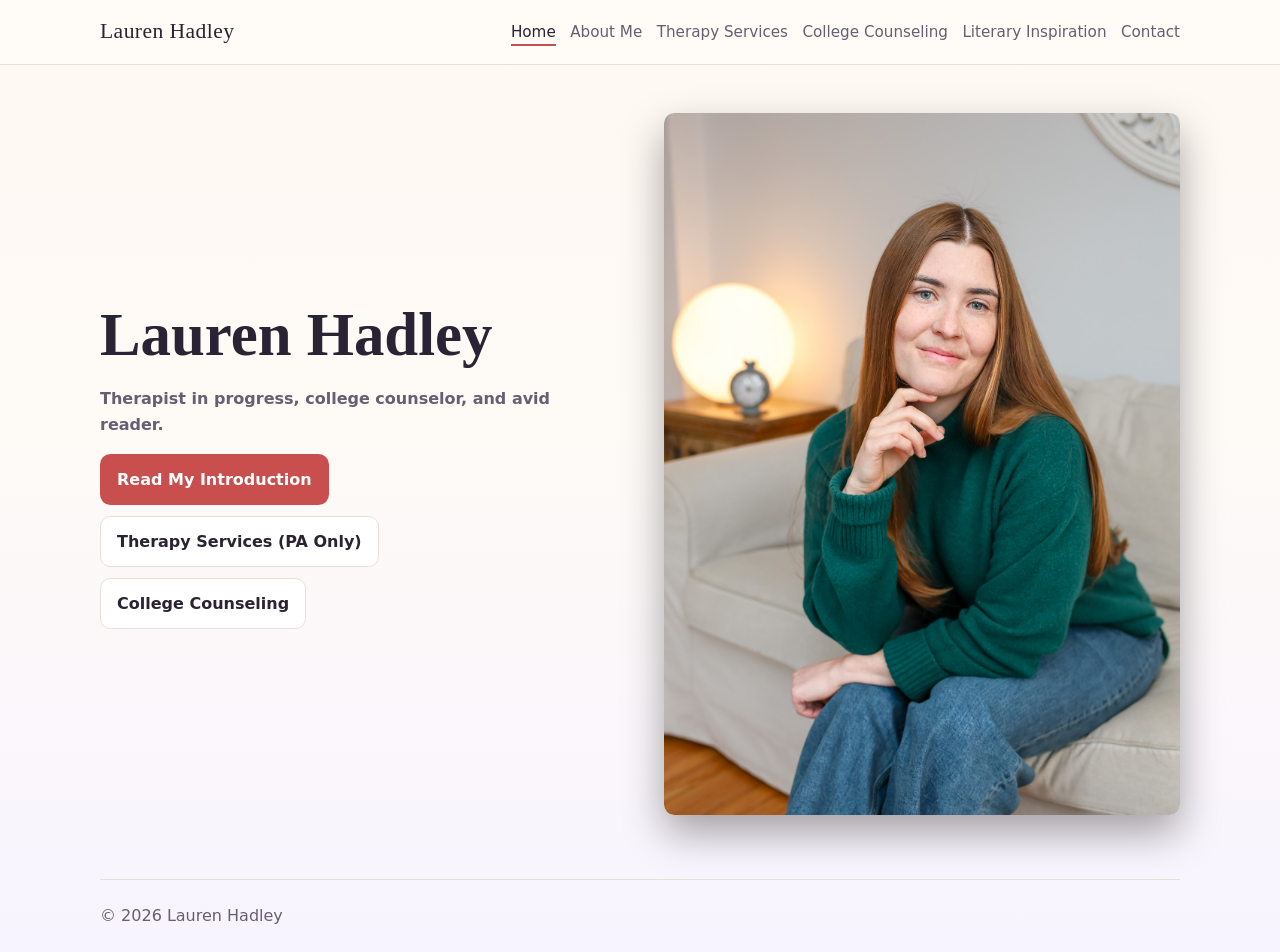
<file: index.html>
<!DOCTYPE html>
<html lang="en">
  <head>
    <meta charset="UTF-8" />
    <meta name="viewport" content="width=device-width, initial-scale=1.0" />
    <title>Lauren Hadley — Therapist in Progress</title>
    <meta
      name="description"
      content="A personal website introducing Lauren Hadley, sharing therapy services, college counseling work, and literary inspiration."
    />
    <link rel="stylesheet" href="styles.css" />
  </head>
  <body>
    <header>
      <nav class="container nav">
        <a class="brand" href="index.html">Lauren Hadley</a>
        <ul class="nav-links">
          <li><a data-page href="index.html">Home</a></li>
          <li><a data-page href="about.html">About Me</a></li>
          <li><a data-page href="blog.html">Therapy Services</a></li>
          <li><a data-page href="projects.html">College Counseling</a></li>
          <li><a data-page href="inspiration.html">Literary Inspiration</a></li>
          <li><a data-page href="contact.html">Contact</a></li>
        </ul>
      </nav>
    </header>

    <main class="container">
        <section class="hero-flex">
          <div class="hero-text">
            <h1>Lauren Hadley</h1>
            <p class="intro-line"><strong>Therapist in progress, college counselor, and avid reader.</strong></p>
            <div class="button-row" style="flex-direction: column; align-items: flex-start; gap: 0.7rem;">
              <a class="button primary" href="about.html">Read My Introduction</a>
              <a class="button blue-button" href="blog.html">Therapy Services (PA Only)</a>
              <a class="button blue-button" href="projects.html">College Counseling</a>
            </div>
          </div>
          <div class="hero-image">
            <img
              class="hero-photo"
              src="assets/images/lauren-hero.jpg"
              alt="Lauren Hadley seated in a bright room"
            />
          </div>
        </section>
    </main>

    <footer class="container footer">© <span id="year"></span> Lauren Hadley</footer>
    <script src="script.js"></script>
  </body>
</html>
</file>
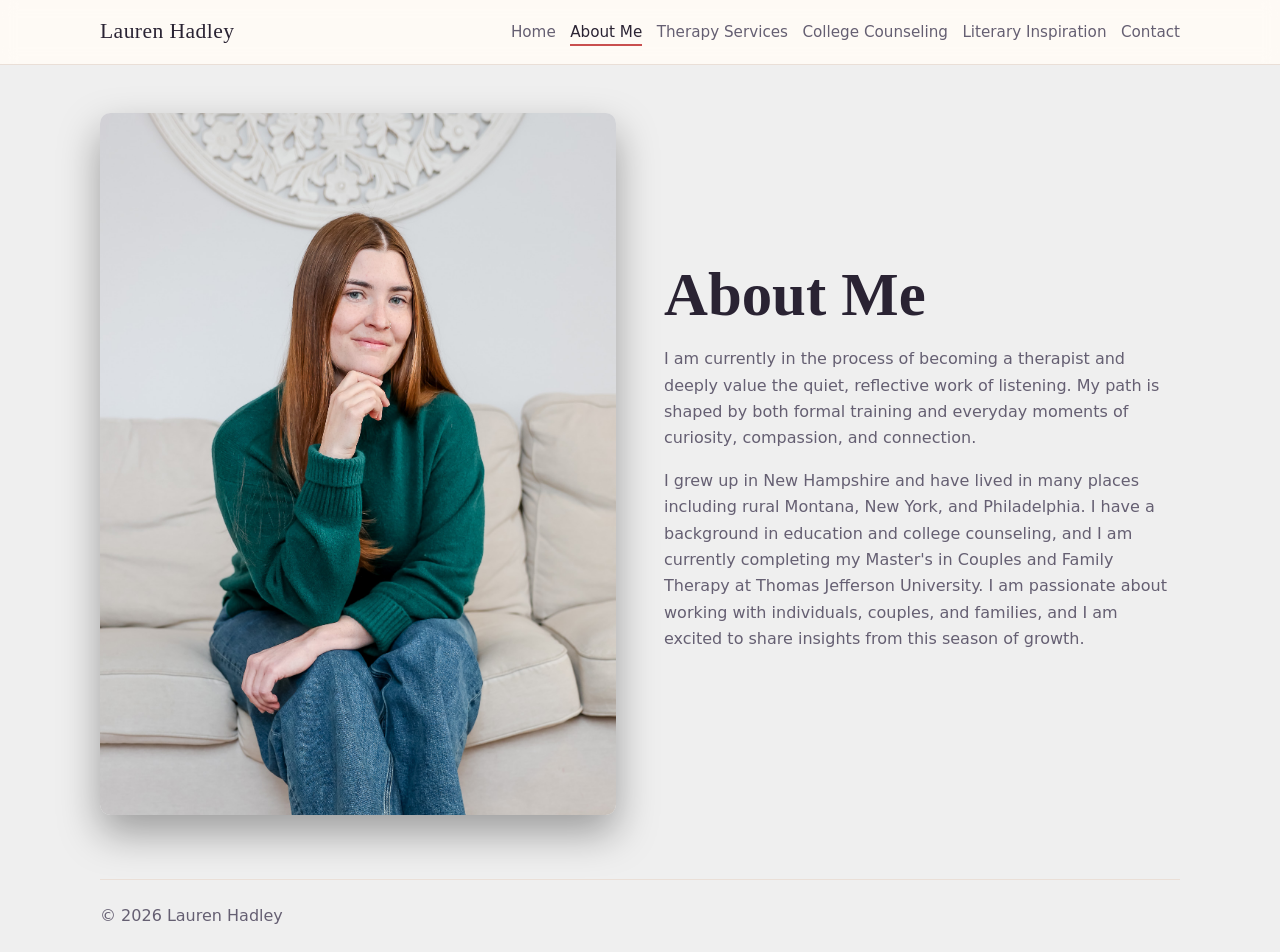
<file: about.html>
<!DOCTYPE html>
<html lang="en">
  <head>
    <meta charset="UTF-8" />
    <meta name="viewport" content="width=device-width, initial-scale=1.0" />
    <title>About Me — Lauren Hadley</title>
    <link rel="stylesheet" href="styles.css" />
  </head>
  <body class="author-layout">
    <header>
      <nav class="container nav">
        <a class="brand" href="index.html">Lauren Hadley</a>
        <ul class="nav-links">
          <li><a data-page href="index.html">Home</a></li>
          <li><a data-page href="about.html">About Me</a></li>
          <li><a data-page href="blog.html">Therapy Services</a></li>
          <li><a data-page href="projects.html">College Counseling</a></li>
          <li><a data-page href="inspiration.html">Literary Inspiration</a></li>
          <li><a data-page href="contact.html">Contact</a></li>
        </ul>
      </nav>
    </header>

    <main class="container">
      <section class="hero-flex">
        <div class="hero-image">
          <img
            class="hero-photo"
            src="assets/images/lauren-portrait.jpg"
            alt="Portrait of Lauren Hadley in a green sweater"
          />
        </div>
        <div class="hero-text">
          <h1>About Me</h1>
          <p>
            I am currently in the process of becoming a therapist and deeply value the quiet,
            reflective work of listening. My path is shaped by both formal training and everyday
            moments of curiosity, compassion, and connection.
          </p>
          <p>
            I grew up in New Hampshire and have lived in many places including rural Montana, New York, and Philadelphia. I have a background in education and college counseling, and I am currently completing my Master's in Couples and Family Therapy at Thomas Jefferson University. I am passionate about working with individuals, couples, and families, and I am excited to share insights from this season of growth.
          </p>
        </div>
      </section>

      <!-- Removed lauren-lamp, mountain-landscape, and iceberg-birds images as requested -->
    </main>

    <footer class="container footer">© <span id="year"></span> Lauren Hadley</footer>
    <script src="script.js"></script>
  </body>
</html>
</file>
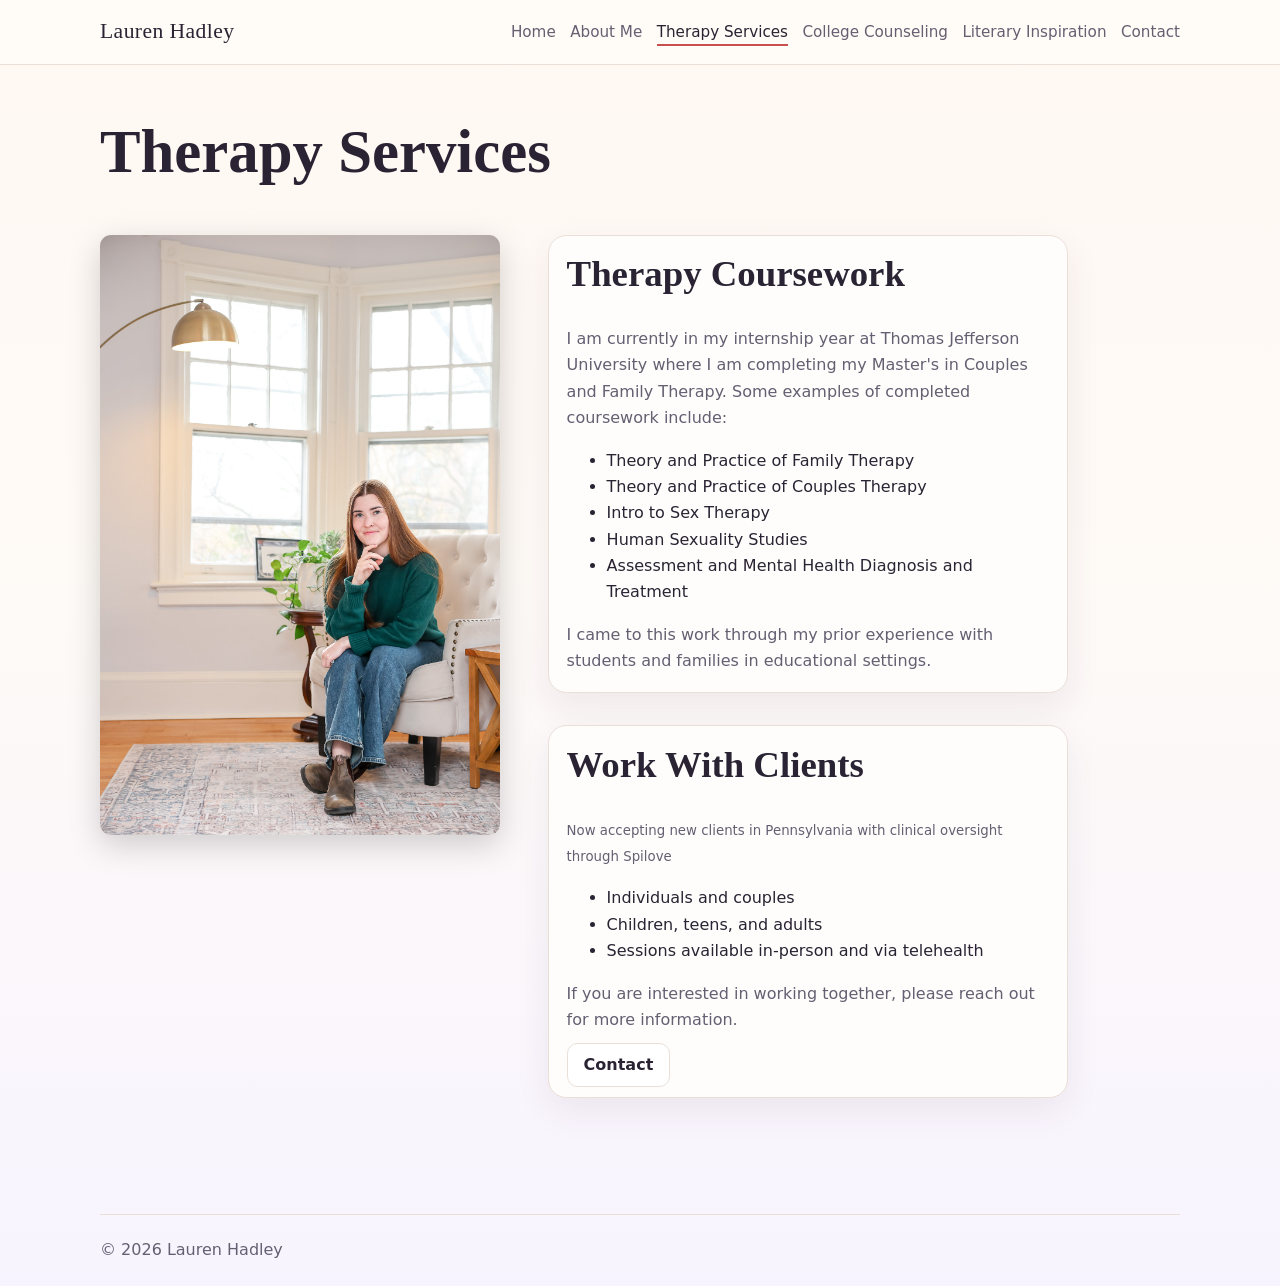
<file: blog.html>
<!DOCTYPE html>
<html lang="en">
  <head>
    <meta charset="UTF-8" />
    <meta name="viewport" content="width=device-width, initial-scale=1.0" />
    <title>Therapy — Lauren Hadley</title>
    <link rel="stylesheet" href="styles.css" />
  </head>
  <body>
    <header>
      <nav class="container nav">
        <a class="brand" href="index.html">Lauren Hadley</a>
        <ul class="nav-links">
          <li><a data-page href="index.html">Home</a></li>
          <li><a data-page href="about.html">About Me</a></li>
          <li><a data-page href="blog.html">Therapy Services</a></li>
          <li><a data-page href="projects.html">College Counseling</a></li>
          <li><a data-page href="inspiration.html">Literary Inspiration</a></li>
          <li><a data-page href="contact.html">Contact</a></li>
        </ul>
      </nav>
    </header>

    <main class="container section page-hero">
      <h1>Therapy Services</h1>
      <p class="placeholder">
      </p>

      <div class="lamp-flex-row">
        <div class="lamp-photo-col">
          <img
            class="lamp-photo-img"
            src="assets/images/lauren-lamp.jpg"
            alt="Lauren Hadley lamp and cozy therapy space"
            width="400"
            height="600"
          />
        </div>
        <div class="lamp-cards-col">
          <article class="card therapy-card">
            <h2>Therapy Coursework</h2>
            <p>I am currently in my internship year at Thomas Jefferson University where I am completing my Master's in Couples and Family Therapy. Some examples of completed coursework include:</p>
            <ul>
              <li>Theory and Practice of Family Therapy</li>
              <li>Theory and Practice of Couples Therapy</li>
              <li>Intro to Sex Therapy</li>
              <li>Human Sexuality Studies</li>
              <li>Assessment and Mental Health Diagnosis and Treatment</li>
            </ul>
            <p>I came to this work through my prior experience with students and families in educational settings.</p>
          </article>
          <article class="card therapy-card">
            <h2>Work With Clients</h2>
            <p><small>Now accepting new clients in Pennsylvania with clinical oversight through Spilove</small></p>
            <ul>
              <li>Individuals and couples</li>
              <li>Children, teens, and adults</li>
              <li>Sessions available in-person and via telehealth</li>
            </ul>
            <p style="margin-top: 1rem;">If you are interested in working together, please reach out for more information.</p>
            <div style="margin-top: 1.2rem;">
              <a class="button blue-button" href="contact.html">Contact</a>
            </div>
          </article>
        </div>
      </div>
    </main>

    <footer class="container footer">© <span id="year"></span> Lauren Hadley</footer>
    <script src="script.js"></script>
  </body>
</html>
</file>
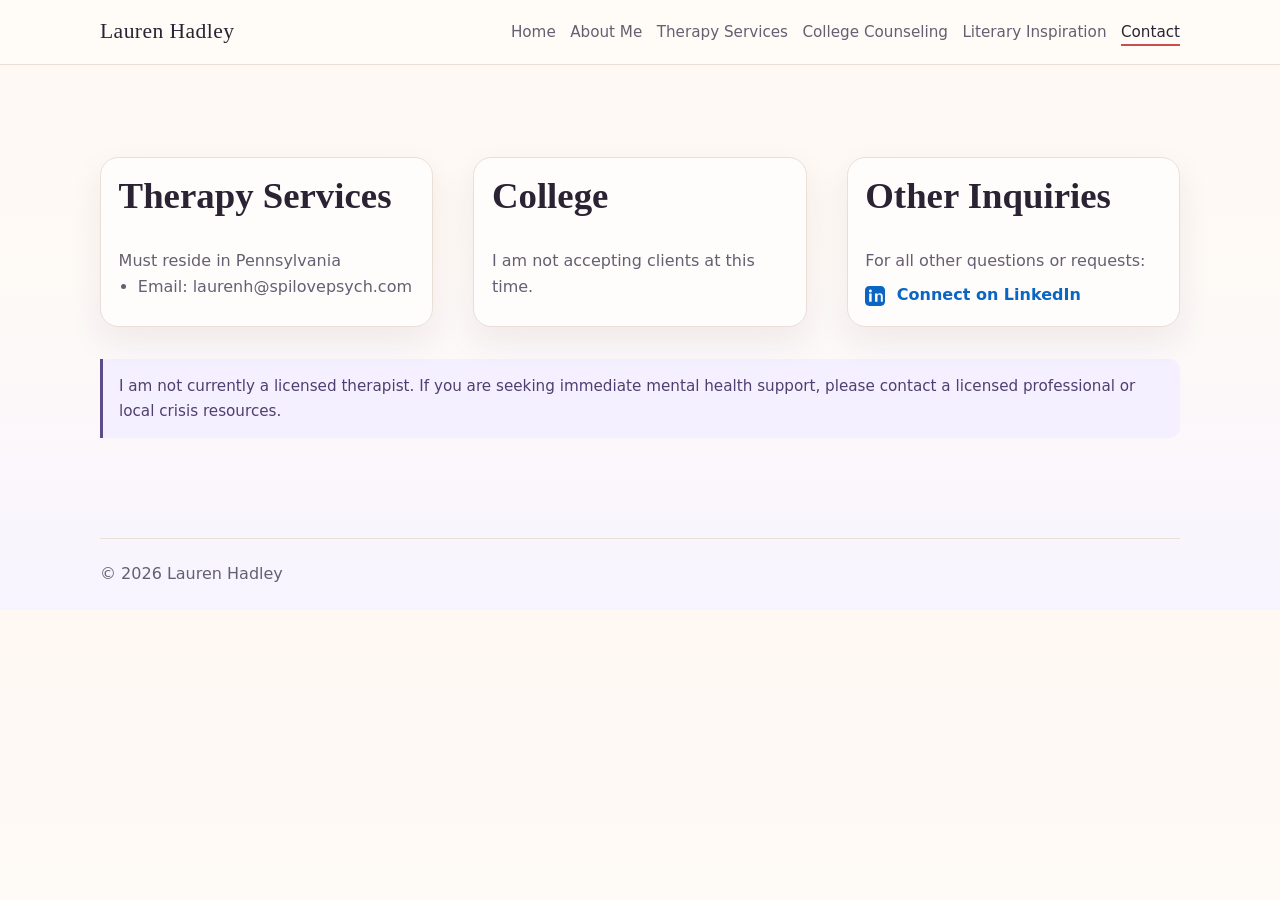
<file: contact.html>
<!DOCTYPE html>
<html lang="en">
  <head>
    <meta charset="UTF-8" />
    <meta name="viewport" content="width=device-width, initial-scale=1.0" />
    <title>Contact — Lauren Hadley</title>
    <link rel="stylesheet" href="styles.css" />
  </head>
  <body>
    <header>
      <nav class="container nav">
        <a class="brand" href="index.html">Lauren Hadley</a>
        <ul class="nav-links">
          <li><a data-page href="index.html">Home</a></li>
          <li><a data-page href="about.html">About Me</a></li>
          <li><a data-page href="blog.html">Therapy Services</a></li>
          <li><a data-page href="projects.html">College Counseling</a></li>
          <li><a data-page href="inspiration.html">Literary Inspiration</a></li>
          <li><a data-page href="contact.html">Contact</a></li>
        </ul>
      </nav>
    </header>

    <main class="container section page-hero">
      <div class="contact-flex">
        <section class="contact-card card">
          <h2>Therapy Services</h2>
          <p>Must reside in Pennsylvania</p>
          <ul class="list">
            <li>Email: laurenh@spilovepsych.com</li>
          </ul>
        </section>
        <section class="contact-card card">
          <h2>College</h2>
          <p>I am not accepting clients at this time.</p>
        </section>
                <section class="contact-card card">
          <h2>Other Inquiries</h2>
          <p>For all other questions or requests:</p>
          <div class="linkedin-row">
            <a class="linkedin-link" href="https://www.linkedin.com/in/lauren-hadley-1a5594187/" target="_blank" rel="noopener">
              <svg style="vertical-align:middle;margin-right:6px;" width="20" height="20" viewBox="0 0 24 24" fill="currentColor" aria-hidden="true"><path d="M19 0h-14c-2.761 0-5 2.239-5 5v14c0 2.761 2.239 5 5 5h14c2.762 0 5-2.239 5-5v-14c0-2.761-2.238-5-5-5zm-11 19h-3v-10h3v10zm-1.5-11.268c-.966 0-1.75-.784-1.75-1.75s.784-1.75 1.75-1.75 1.75.784 1.75 1.75-.784 1.75-1.75 1.75zm15.5 11.268h-3v-5.604c0-1.337-.025-3.063-1.868-3.063-1.868 0-2.154 1.459-2.154 2.967v5.7h-3v-10h2.881v1.367h.041c.401-.761 1.379-1.563 2.838-1.563 3.036 0 3.6 2 3.6 4.59v5.606z"/></svg>
              Connect on LinkedIn
            </a>
          </div>
        </section>
      </div>
      <p class="disclaimer">
        I am not currently a licensed therapist. If you are seeking immediate mental health support,
        please contact a licensed professional or local crisis resources.
      </p>
    </main>

    <footer class="container footer">© <span id="year"></span> Lauren Hadley</footer>
    <script src="script.js"></script>
  </body>
</html>
</file>
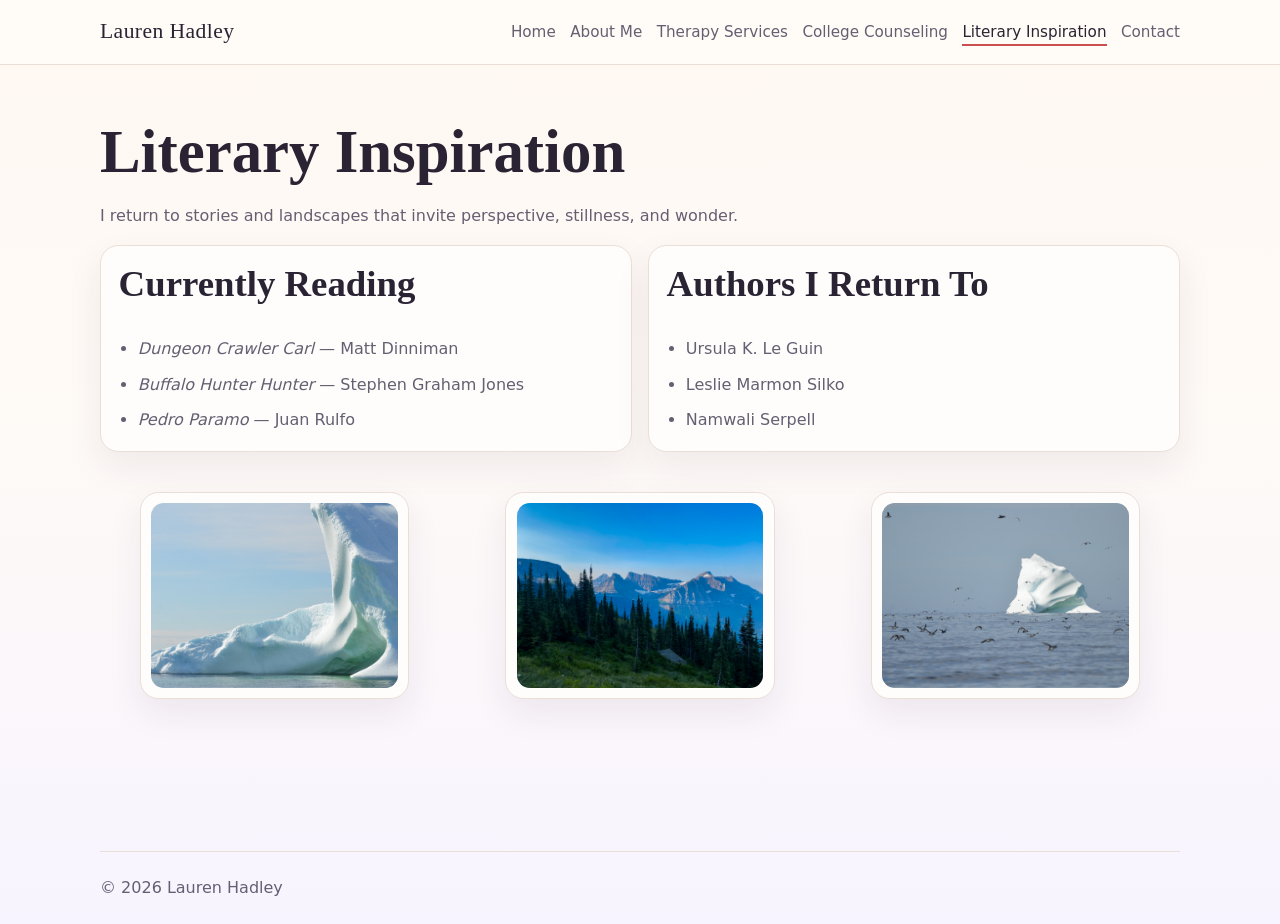
<file: inspiration.html>
<!DOCTYPE html>
<html lang="en">
  <head>
    <meta charset="UTF-8" />
    <meta name="viewport" content="width=device-width, initial-scale=1.0" />
    <title>Literary Inspiration — Lauren Hadley</title>
    <link rel="stylesheet" href="styles.css" />
  </head>
  <body>
    <header>
      <nav class="container nav">
        <a class="brand" href="index.html">Lauren Hadley</a>
        <ul class="nav-links">
          <li><a data-page href="index.html">Home</a></li>
          <li><a data-page href="about.html">About Me</a></li>
          <li><a data-page href="blog.html">Therapy Services</a></li>
          <li><a data-page href="projects.html">College Counseling</a></li>
          <li><a data-page href="inspiration.html">Literary Inspiration</a></li>
          <li><a data-page href="contact.html">Contact</a></li>
        </ul>
      </nav>
    </header>

    <main class="container section page-hero">
      <h1>Literary Inspiration</h1>
      <p>
        I return to stories and landscapes that invite perspective, stillness, and wonder.
      </p>

      <div class="grid">
        <article class="card">
          <h2>Currently Reading</h2>
          <ul class="list">
            <li><em>Dungeon Crawler Carl</em> — Matt Dinniman</li>
            <li><em>Buffalo Hunter Hunter</em> — Stephen Graham Jones</li>
            <li><em>Pedro Paramo</em> — Juan Rulfo</li>
          </ul>
        </article>

        <article class="card">
          <h2>Authors I Return To</h2>
          <ul class="list">
            <li>Ursula K. Le Guin</li>
            <li>Leslie Marmon Silko</li>
            <li>Namwali Serpell</li>
          </ul>
        </article>
      </div>

      <section class="section inspiration-gallery">
        <div class="gallery-grid">
          <figure class="gallery-item card">
            <img src="assets/images/iceberg-arch.jpg" alt="Curved iceberg formation in calm water" />
          </figure>
          <figure class="gallery-item card">
            <img src="assets/images/mountain-landscape.jpg" alt="Mountain ridge at blue hour" />
          </figure>
          <figure class="gallery-item card">
            <img src="assets/images/iceberg-birds.jpg" alt="Birds flying around a distant iceberg" />
          </figure>
        </div>
      </section>
    </main>

    <footer class="container footer">© <span id="year"></span> Lauren Hadley</footer>
    <script src="script.js"></script>
  </body>
</html>
</file>
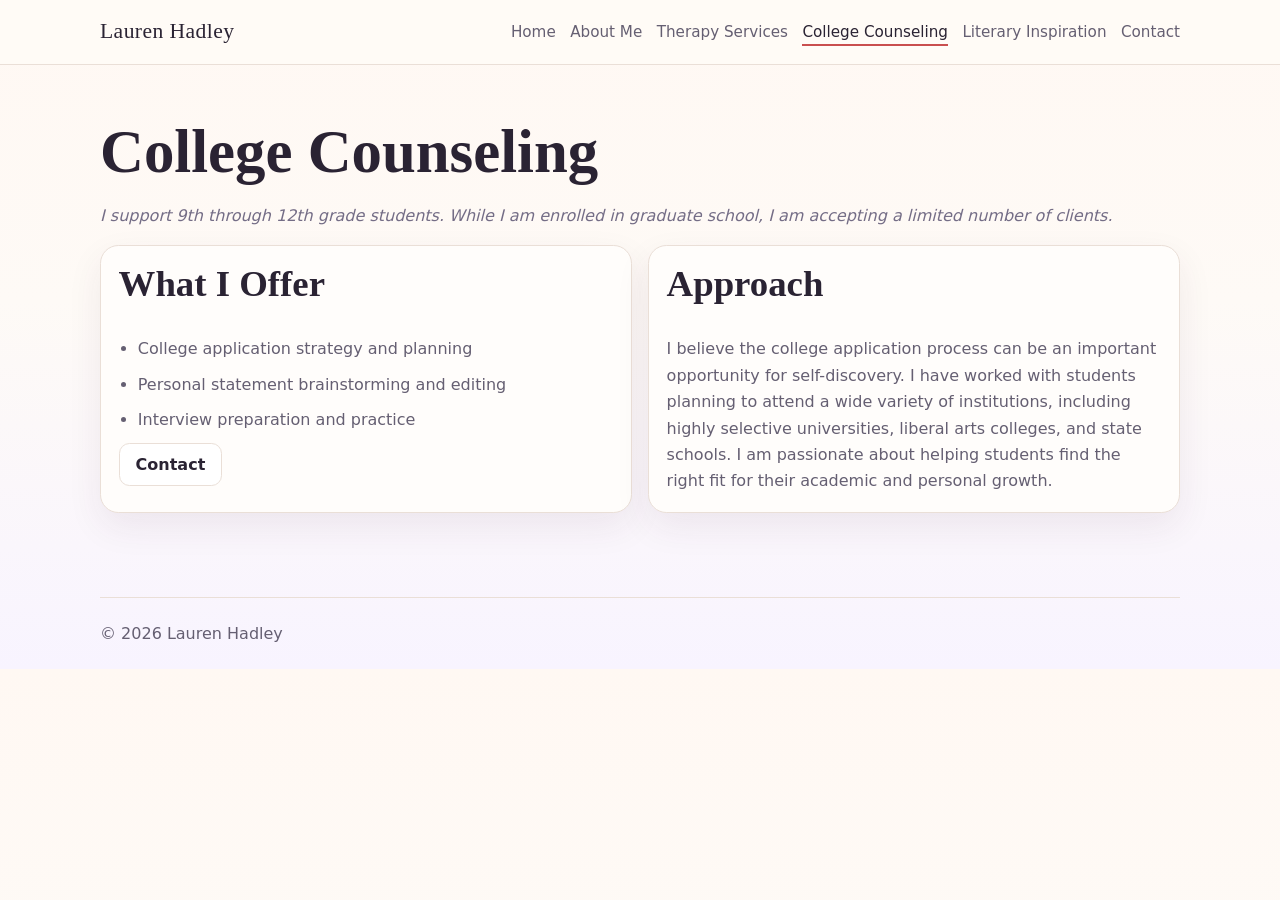
<file: projects.html>
<!DOCTYPE html>
<html lang="en">
  <head>
    <meta charset="UTF-8" />
    <meta name="viewport" content="width=device-width, initial-scale=1.0" />
    <title>College Counseling — Lauren Hadley</title>
    <link rel="stylesheet" href="styles.css" />
  </head>
  <body>
    <header>
      <nav class="container nav">
        <a class="brand" href="index.html">Lauren Hadley</a>
        <ul class="nav-links">
          <li><a data-page href="index.html">Home</a></li>
          <li><a data-page href="about.html">About Me</a></li>
          <li><a data-page href="blog.html">Therapy Services</a></li>
          <li><a data-page href="projects.html">College Counseling</a></li>
          <li><a data-page href="inspiration.html">Literary Inspiration</a></li>
          <li><a data-page href="contact.html">Contact</a></li>
        </ul>
      </nav>
    </header>

    <main class="container section page-hero">
      <h1>College Counseling</h1>
      <p class="placeholder">
        I support 9th through 12th grade students. While I am enrolled in graduate school, I am accepting a limited number of clients. 
      </p>

      <div class="grid">

        <article class="card offer-card" style="min-height: 120px;">
          <h2>What I Offer</h2>
          <ul class="list">
            <li>College application strategy and planning</li>
            <li>Personal statement brainstorming and editing</li>
            <li>Interview preparation and practice</li>
          </ul>
          <div style="margin-top: 1.2rem;">
            <a class="button blue-button" href="contact.html">Contact</a>
          </div>
        </article>

        <article class="card">
          <h2>Approach</h2>
          <p>
            I believe the college application process can be an important opportunity for self-discovery. I have worked with students planning to attend a wide variety of institutions, including highly selective universities, liberal arts colleges, and state schools. I am passionate about helping students find the right fit for their academic and personal growth.
          </p>
        </article>
      </div>
    </main>

    <footer class="container footer">© <span id="year"></span> Lauren Hadley</footer>
    <script src="script.js"></script>
  </body>
</html>
</file>
<file: styles.css>
/* Custom layout for lauren-lamp photo on Therapy Services page */
.lamp-flex-row {
  display: flex;
  flex-direction: row;
  align-items: flex-start;
  gap: 3rem;
  margin: 3rem 0 2rem;
}

.lamp-photo-col {
  flex: 0 0 auto;
  display: flex;
  justify-content: flex-start;
  align-items: flex-start;
}

.lamp-photo-img {
  width: 400px;
  height: 600px;
  object-fit: cover;
  border-radius: 0.7rem;
  box-shadow: 0 10px 32px rgba(0,0,0,0.18);
  display: block;
}

.lamp-cards-col {
  flex: 1 1 0;
  display: flex;
  flex-direction: column;
  gap: 2rem;
}

@media (max-width: 900px) {
  .lamp-flex-row {
    flex-direction: column;
    gap: 2rem;
    margin: 2rem 0 1rem;
  }
  .lamp-photo-col {
    justify-content: center;
    width: 100%;
    align-items: center;
  }
  .lamp-photo-img {
    width: 100%;
    max-width: 400px;
    height: auto;
  }
}
/* Remove bullet and align LinkedIn row */
.linkedin-row {
  margin: 0.5rem 0 0 0;
  padding: 0;
  display: flex;
  align-items: center;
}
/* LinkedIn link styling */
.linkedin-link {
  color: #0a66c2;
  font-weight: 600;
  text-decoration: none;
  transition: color 0.2s;
}
.linkedin-link:hover,
.linkedin-link:focus {
  color: #004182;
  text-decoration: underline;
}
/* Contact page flex layout */
.contact-flex {
  display: flex;
  flex-direction: row;
  gap: 2.5rem;
  margin: 2.5rem 0 2rem;
  justify-content: space-between;
}

.contact-card {
  flex: 1 1 0;
  min-width: 280px;
  max-width: 420px;
  box-sizing: border-box;
}

@media (max-width: 900px) {
  .contact-flex {
    flex-direction: column;
    gap: 2rem;
  }
}
.therapy-cards-column {
  flex: 2 1 0;
  display: flex;
  flex-direction: column;
  gap: 2rem;
  align-items: flex-end;
}

.therapy-card {
  width: 100%;
  min-width: 350px;
  max-width: 520px;
  box-sizing: border-box;
}

.therapy-image-tall {
  flex: 1.5 1 0;
  display: flex;
  justify-content: flex-start;
  align-items: stretch;
}


  width: 500px;
  max-width: 100%;
  height: auto;
  object-fit: cover;
  border-radius: 0.65rem;
  box-shadow: 0 18px 40px rgba(0, 0, 0, 0.18);
}

.therapy-cards-column {
  flex: 2 1 0;
  display: flex;
  flex-direction: column;
  gap: 2rem;
}

@media (max-width: 900px) {
  .therapy-cards-flex {
    flex-direction: column;
    gap: 2rem;
    margin: 2rem 0 1rem;
  }
  .therapy-image-tall {
    justify-content: center;
    width: 100%;
    align-items: center;
  }
  .therapy-photo-tall {
    width: 500px;
    max-width: 100%;
    height: auto;
  }
}
/* Therapy Flex Layout for Therapy Page */
.therapy-flex {
  display: flex;
  flex-direction: row;
  align-items: center;
  justify-content: space-between;
  gap: 3rem;
  margin: 3rem 0 2rem;
}

.therapy-image {
  flex: 1 1 0;
  display: flex;
  justify-content: flex-start;
}

.therapy-photo {
  width: 320px;
  max-width: 100%;
  height: auto;
  border-radius: 0.65rem;
  box-shadow: 0 18px 40px rgba(0, 0, 0, 0.18);
}

.therapy-text {
  flex: 1 1 0;
  max-width: 520px;
}

@media (max-width: 900px) {
  .therapy-flex {
    flex-direction: column;
    gap: 2rem;
    margin: 2rem 0 1rem;
  }
  .therapy-image {
    justify-content: center;
    width: 100%;
  }
  .therapy-photo {
    width: 100%;
    max-width: 320px;
  }
}
/* Blue button for Therapy and College Counseling */
.blue-button {
  background: var(--accent);
  color: #fff;
  border-color: var(--accent);
}

.blue-button:hover,
.blue-button:focus {
  background: #4a3970;
  border-color: #4a3970;
  color: #fff;
}
/* Hero Flex Layout for Home Page */
.hero-flex {
  display: flex;
  flex-direction: row;
  align-items: center;
  justify-content: space-between;
  gap: 3rem;
  padding: 3rem 0 2rem;
}

.hero-text {
  flex: 1 1 0;
  max-width: 520px;
}

.hero-image {
  flex: 1 1 0;
  display: flex;
  justify-content: flex-end;
}

.hero-photo {
  width: 350px;
  max-width: 100%;
  height: auto;
  border-radius: 0.65rem;
  box-shadow: 0 18px 40px rgba(0, 0, 0, 0.25);
}

@media (max-width: 900px) {
  .hero-flex {
    flex-direction: column;
    gap: 2rem;
    padding: 2rem 0 1rem;
  }
  .hero-image {
    justify-content: center;
    width: 100%;
  }
  .hero-photo {
    width: 100%;
    max-width: 350px;
  }
}
@import url('https://fonts.googleapis.com/css2?family=Fraunces:opsz,wght@9..144,300;9..144,500;9..144,700&family=Inter:wght@400;500;600&display=swap');

:root {
  --bg: #fefaf6;
  --surface: #fffdfb;
  --text: #2a2333;
  --muted: #655f72;
  --primary: #c94f4f;
  --primary-soft: #f7d9d0;
  --border: #eadfd7;
  --accent: #5e4b8b;
  --max-width: 1080px;
  --shadow: 0 14px 35px rgba(82, 42, 72, 0.08);
}

* {
  box-sizing: border-box;
}

body {
  margin: 0;
  font-family: Inter, system-ui, -apple-system, Segoe UI, Roboto, sans-serif;
  line-height: 1.65;
  color: var(--text);
  background: linear-gradient(180deg, #fff8f3 0%, #fefaf6 45%, #f8f4ff 100%);
}

.container {
  width: min(100% - 2rem, var(--max-width));
  margin-inline: auto;
}

header {
  position: sticky;
  top: 0;
  z-index: 10;
  background: rgba(255, 251, 246, 0.94);
  border-bottom: 1px solid var(--border);
  backdrop-filter: blur(8px);
}

.nav {
  display: flex;
  justify-content: space-between;
  align-items: center;
  gap: 1rem;
  padding: 0.9rem 0;
}

.brand {
  text-decoration: none;
  color: var(--text);
  font-family: Fraunces, serif;
  font-size: 1.35rem;
  letter-spacing: 0.02em;
}

.nav-links {
  list-style: none;
  display: flex;
  flex-wrap: wrap;
  gap: 0.9rem;
  margin: 0;
  padding: 0;
}

.nav-links a {
  color: var(--muted);
  text-decoration: none;
  font-size: 0.95rem;
  font-weight: 500;
  padding-bottom: 0.2rem;
  border-bottom: 2px solid transparent;
}

.nav-links a:hover,
.nav-links a.active {
  color: var(--text);
  border-color: var(--primary);
}

.hero {
  padding: 5rem 0 3rem;
  display: grid;
  grid-template-columns: 1.15fr 0.85fr;
  gap: 1.5rem;
  align-items: start;
}

.hero-card,
.card {
  background: var(--surface);
  border: 1px solid var(--border);
  border-radius: 1.15rem;
  box-shadow: var(--shadow);
}

.hero-copy {
  padding: 0.4rem 0;
}

h1,
h2,
h3 {
  font-family: Fraunces, serif;
  line-height: 1.15;
  margin-top: 0;
}

h1 {
  font-size: clamp(2.1rem, 5vw, 3.8rem);
  margin-bottom: 1rem;
}

h2 {
  font-size: clamp(1.55rem, 3vw, 2.3rem);
}

p {
  margin-top: 0;
  color: var(--muted);
}

.badge {
  display: inline-block;
  margin-bottom: 1rem;
  padding: 0.3rem 0.7rem;
  border-radius: 999px;
  border: 1px solid #e5b6a6;
  background: var(--primary-soft);
  color: #8a3d36;
  font-size: 0.8rem;
  letter-spacing: 0.02em;
  text-transform: uppercase;
}

.button-row {
  display: flex;
  flex-wrap: wrap;
  gap: 0.8rem;
}

.button {
  text-decoration: none;
  padding: 0.7rem 1rem;
  border-radius: 0.65rem;
  border: 1px solid var(--border);
  color: var(--text);
  font-weight: 600;
  background: #fff;
}

.button.primary {
  border-color: transparent;
  background: var(--primary);
  color: #fff;
}

.hero-card {
  padding: 1.2rem;
}

.hero-card h2 {
  font-size: 1.25rem;
  margin-bottom: 0.8rem;
}

.disclaimer {
  border-left: 3px solid var(--accent);
  background: #f5f0ff;
  border-radius: 0 0.7rem 0.7rem 0;
  padding: 0.9rem 1rem;
  color: #4f3f70;
  font-size: 0.95rem;
}

.section {
  padding: 1.25rem 0 3.25rem;
}

.grid {
  display: grid;
  gap: 1rem;
  grid-template-columns: repeat(auto-fit, minmax(210px, 1fr));
}

.card {
  padding: 1.1rem;
}

.card p {
  margin-bottom: 0;
}

.placeholder {
  color: #746d86;
  font-style: italic;
}

.footer {
  margin-top: 2rem;
  border-top: 1px solid var(--border);
  padding: 1.4rem 0;
  color: var(--muted);
}

.page-hero {
  padding-top: 3.2rem;
}

.list {
  margin: 0;
  padding-left: 1.2rem;
  color: var(--muted);
}

.list li + li {
  margin-top: 0.55rem;
}

@media (max-width: 860px) {
  .hero {
    grid-template-columns: 1fr;
    padding-top: 3rem;
  }

  .nav {
    flex-direction: column;
    align-items: flex-start;
  }
}

.author-layout {
  background: #efefef;
}

.author-hero {
  position: relative;
  min-height: 62vh;
  display: flex;
  align-items: flex-end;
  justify-content: center;
  padding: 2rem;
  background: linear-gradient(180deg, rgba(16, 17, 22, 0.7), rgba(16, 17, 22, 0.25)),
    linear-gradient(120deg, #5d677a, #8f7f7f 45%, #6e846e);
}

.author-signature {
  position: absolute;
  top: 1.3rem;
  left: 1.8rem;
  font-family: 'Brush Script MT', 'Segoe Script', 'Lucida Handwriting', cursive;
  font-size: clamp(2rem, 4vw, 3.3rem);
  color: #fff;
  letter-spacing: 0.03em;
  text-shadow: 0 4px 12px rgba(0, 0, 0, 0.45);
}

.hero-photo-placeholder {
  width: min(100%, 1200px);
  min-height: 130px;
  border: 2px dashed rgba(255, 255, 255, 0.65);
  border-radius: 0.5rem;
  color: rgba(255, 255, 255, 0.95);
  display: grid;
  place-items: center;
  font-size: 1.05rem;
  letter-spacing: 0.02em;
  background: rgba(255, 255, 255, 0.08);
}

.author-bio {
  display: grid;
  grid-template-columns: 1.05fr 0.95fr;
  gap: 1.5rem;
  align-items: start;
}

.bio-copy,
.bio-photo,
.photo-card {
  background: #f7f7f7;
}

.portrait-placeholder,
.small-photo-placeholder {
  width: 100%;
  border: 2px dashed #9ca0aa;
  border-radius: 0.8rem;
  display: grid;
  place-items: center;
  color: #616877;
  font-style: italic;
}

.portrait-placeholder {
  min-height: 430px;
}

.photo-card {
  padding: 0.8rem;
}

.small-photo-placeholder {
  min-height: 210px;
}

@media (max-width: 860px) {
  .author-bio {
    grid-template-columns: 1fr;
  }

  .author-signature {
    left: 1rem;
    top: 1rem;
  }
}

.hero-photo {
  width: min(100%, 880px);
  max-height: 78vh;
  object-fit: cover;
  border-radius: 0.65rem;
  box-shadow: 0 18px 40px rgba(0, 0, 0, 0.35);
}

.portrait-photo,
.small-photo,
.gallery-item img {
  width: 100%;
  display: block;
  object-fit: cover;
  border-radius: 0.8rem;
}

.portrait-photo {
  max-height: 580px;
}

.small-photo {
  min-height: 210px;
  aspect-ratio: 4 / 5;
}

.inspiration-gallery {
  padding-top: 1.5rem;
}

.gallery-grid {
  display: grid;
  gap: 1rem;
  grid-template-columns: repeat(auto-fit, minmax(230px, 1fr));
}

.gallery-item {
  padding: 0.65rem;
}

.gallery-item img {
  aspect-ratio: 4 / 3;
}
</file>
